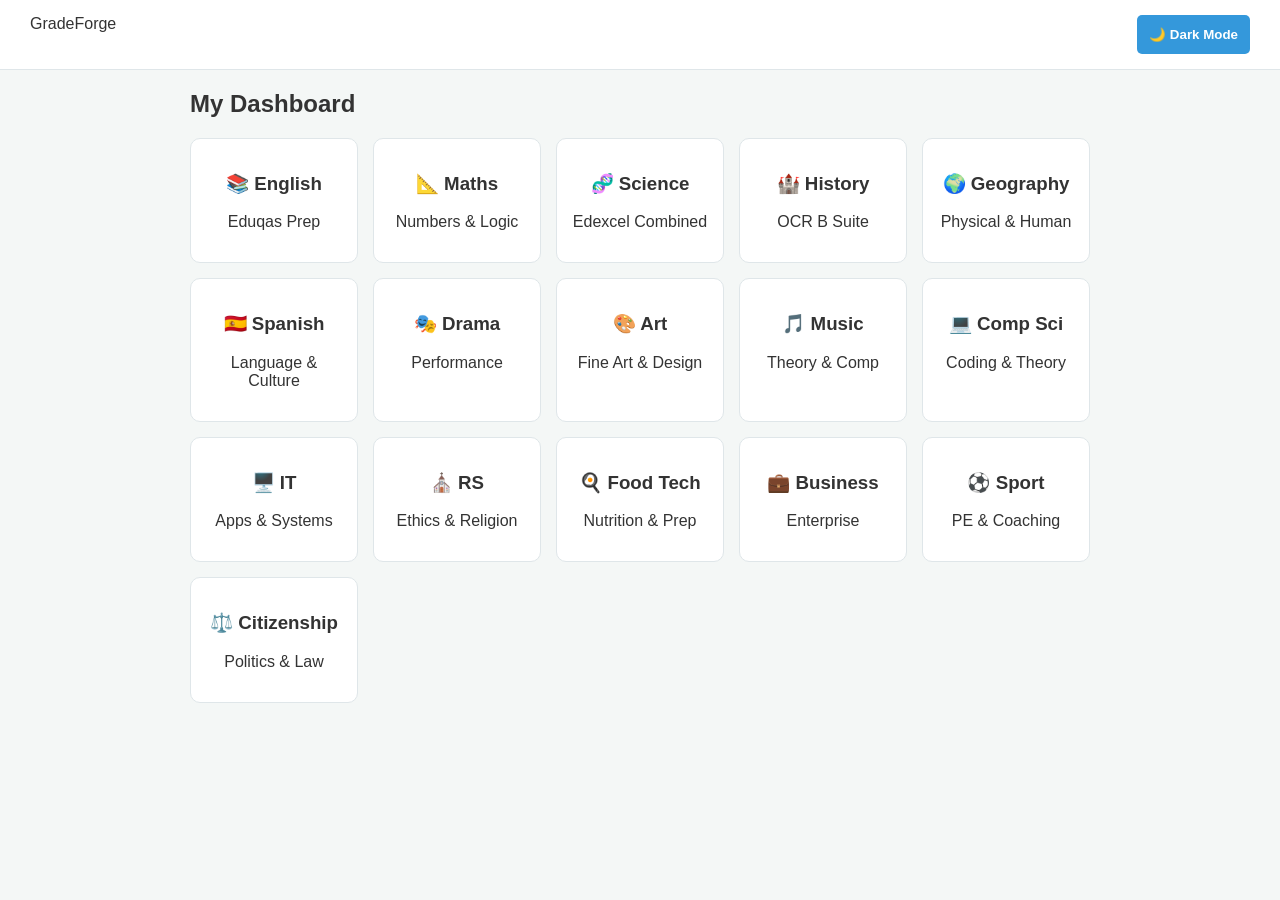
<file: index.html>
<!DOCTYPE html>
<html lang="en">
<head>
    <meta charset="UTF-8">
    <meta name="viewport" content="width=device-width, initial-scale=1.0">
    <title>GradeForge | Study Suite</title>
    <link rel="stylesheet" href="style.css">
</head>
<body>

<nav>
    <div class="logo">GradeForge</div>
    <button class="primary-btn" onclick="toggleTheme()">🌙 Dark Mode</button>
</nav>

<main id="app">
    <section id="home">
        <h1>My Dashboard</h1>
        <div class="subject-grid">
            <div class="subject-card" onclick="loadSubject('eng')"><h3>📚 English</h3><p>Eduqas Prep</p></div>
            <div class="subject-card" onclick="loadSubject('math')"><h3>📐 Maths</h3><p>Numbers & Logic</p></div>
            <div class="subject-card" onclick="loadSubject('sci')"><h3>🧬 Science</h3><p>Edexcel Combined</p></div>
            <div class="subject-card" onclick="loadSubject('hist')"><h3>🏰 History</h3><p>OCR B Suite</p></div>
            <div class="subject-card" onclick="loadSubject('geo')"><h3>🌍 Geography</h3><p>Physical & Human</p></div>
            <div class="subject-card" onclick="loadSubject('span')"><h3>🇪🇸 Spanish</h3><p>Language & Culture</p></div>
            <div class="subject-card" onclick="loadSubject('dra')"><h3>🎭 Drama</h3><p>Performance</p></div>
            <div class="subject-card" onclick="loadSubject('art')"><h3>🎨 Art</h3><p>Fine Art & Design</p></div>
            <div class="subject-card" onclick="loadSubject('mus')"><h3>🎵 Music</h3><p>Theory & Comp</p></div>
            <div class="subject-card" onclick="loadSubject('cs')"><h3>💻 Comp Sci</h3><p>Coding & Theory</p></div>
            <div class="subject-card" onclick="loadSubject('it')"><h3>🖥️ IT</h3><p>Apps & Systems</p></div>
            <div class="subject-card" onclick="loadSubject('rs')"><h3>⛪ RS</h3><p>Ethics & Religion</p></div>
            <div class="subject-card" onclick="loadSubject('food')"><h3>🍳 Food Tech</h3><p>Nutrition & Prep</p></div>
            <div class="subject-card" onclick="loadSubject('biz')"><h3>💼 Business</h3><p>Enterprise</p></div>
            <div class="subject-card" onclick="loadSubject('sport')"><h3>⚽ Sport</h3><p>PE & Coaching</p></div>
            <div class="subject-card" onclick="loadSubject('cit')"><h3>⚖️ Citizenship</h3><p>Politics & Law</p></div>
        </div>
    </section>

    <section id="study" class="hidden">
        <button class="primary-btn" onclick="goHome()">← Back</button>
        <h1 id="sub-title">Subject Title</h1>
        
        <div class="tabs">
            <button id="t-notes" class="tab-btn active" onclick="setTab('notes')">Notes</button>
            <button id="t-flash" class="tab-btn" onclick="setTab('flash')">Flashcards</button>
        </div>

        <div id="v-notes" class="content-box">
            <div id="note-body">Select a subject.</div>
        </div>

        <div id="v-flash" class="content-box hidden">
            <div class="filter-group">
                <button class="filter-btn active" id="btn-all" onclick="filterCards('ALL')">All Cards</button>
                <button class="filter-btn rag-red" onclick="filterByRag('red')">🔴 Red</button>
                <button class="filter-btn rag-amber" onclick="filterByRag('amber')">🟠 Amber</button>
                <button class="filter-btn rag-green" onclick="filterByRag('green')">🟢 Green</button>
            </div>

            <div class="flashcard-box">
                <div id="f-card-container" class="card-part front-part">
                    <small id="f-topic">QUESTION</small>
                    <div id="f-front">Loading...</div>
                </div>
                <div class="card-part back-part" id="f-back-wrapper" style="display:none;">
                    <small>ANSWER</small>
                    <div id="f-back"></div>
                </div>
            </div>

            <div class="rag-controls">
                <p style="text-align:center; font-size: 0.8rem; margin: 10px 0 5px 0;">Rate Confidence:</p>
                <div style="display: flex; gap: 5px;">
                    <button class="primary-btn" onclick="rateCard('red')" style="background:#e74c3c; flex:1;">Red</button>
                    <button class="primary-btn" onclick="rateCard('amber')" style="background:#f39c12; flex:1;">Amber</button>
                    <button class="primary-btn" onclick="rateCard('green')" style="background:#27ae60; flex:1;">Green</button>
                </div>
            </div>

            <div class="flash-controls" style="margin-top: 20px; display: flex; flex-direction: column; gap: 10px;">
                <button class="primary-btn" id="reveal-btn" onclick="toggleAnswer()">Show Answer</button>
                
                <div style="display: flex; gap: 10px;">
                    <button class="primary-btn" onclick="handlePrevCard()" style="flex: 1; background: #95a5a6;">← Previous</button>
                    <button class="primary-btn" onclick="handleNextCard()" style="flex: 2;">Next Card →</button>
                </div>

                <button class="primary-btn" onclick="resetAllRatings()" style="background:#7f8c8d; font-size: 0.7rem; padding: 5px;">Reset All Ratings</button>
            </div>
        </div>
    </section>
</main>

<script src="script.js"></script>
</body>
</html>
</file>
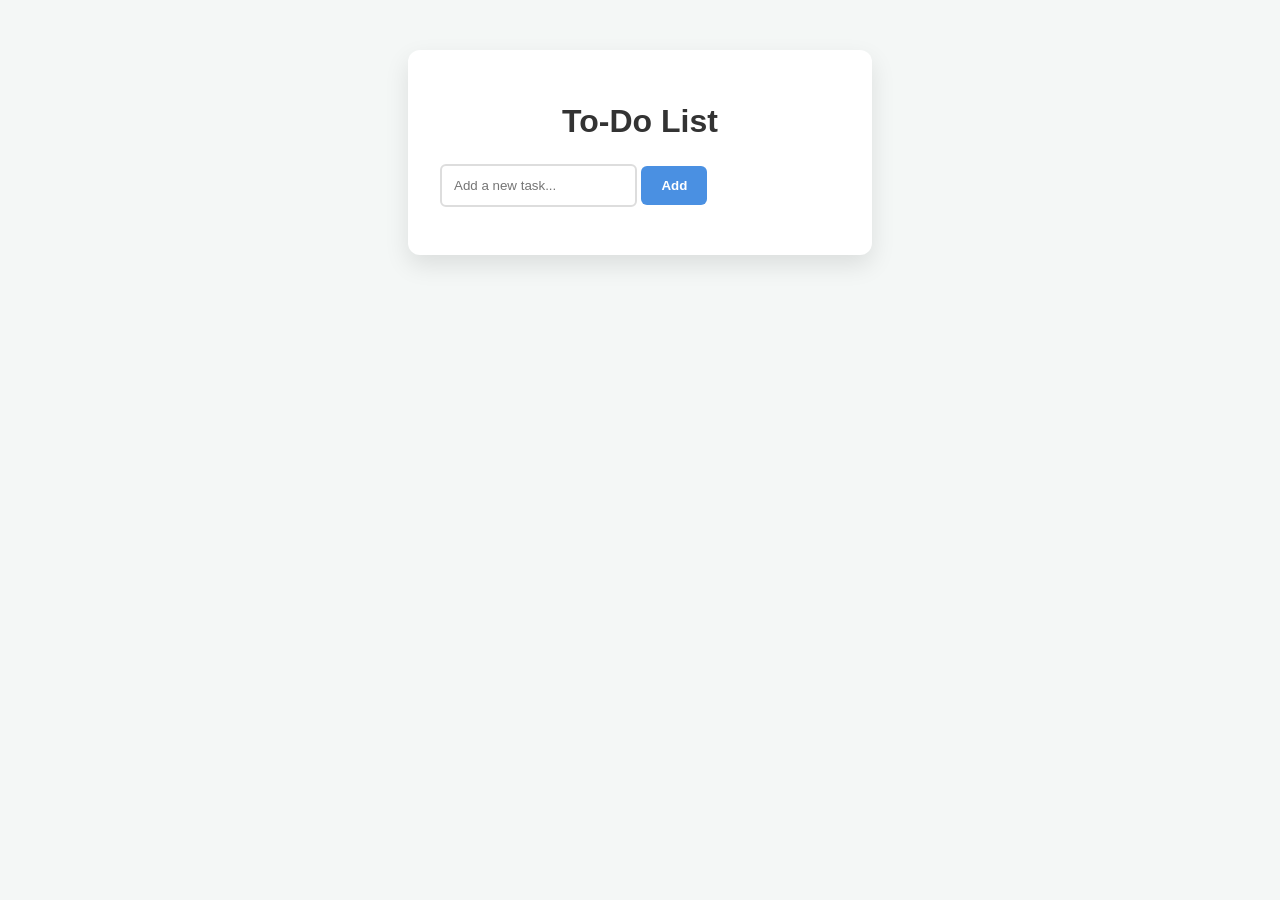
<file: todo-app/index.html>
<!DOCTYPE html>
<html lang="en">
<head>
    <meta charset="UTF-8">
    <meta name="viewport" content="width=device-width, initial-scale=1.0">
    <link rel="stylesheet" href="styles.css">
    <title>To-Do List</title>
</head>
<body>
    <div class="container">
        <h1>To-Do List</h1>
        <input type="text" id="task-input" placeholder="Add a new task...">
        <button id="add-task">Add</button>
        <ul id="task-list"></ul>
    </div>
    <script src="script.js"></script>
</body>
</html>
</file>
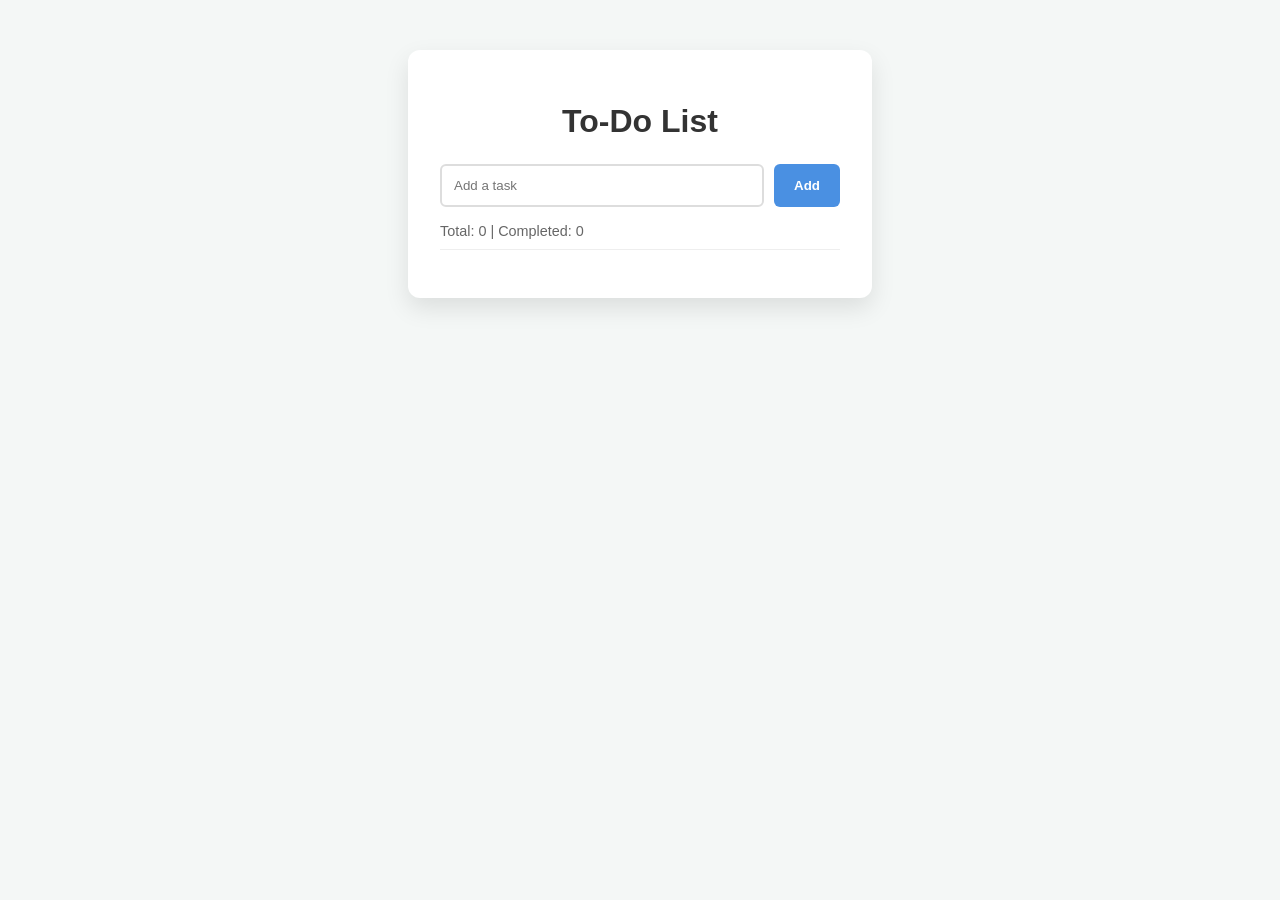
<file: todo-app/persistent_todo_list.html>
<!DOCTYPE html>
<html lang="en">
<head>
    <meta charset="UTF-8">
    <meta name="viewport" content="width=device-width, initial-scale=1.0">
    <title>Persistent To-Do List</title>
    <link rel="stylesheet" href="styles.css">
</head>
<body>

    <div class="container">
        <h1>To-Do List</h1>
        
        <div class="input-group">
            <input type="text" id="task-input" placeholder="Add a task" aria-label="New task">
            <button id="add-task">Add</button>
        </div>

        <div id="counter">Total: 0 | Completed: 0</div>

        <ul id="task-list">
            </ul>
    </div>

    <script src="script.js"></script>
</body>
</html>
</file>
<file: style.css>
:root { --bg: #f4f7f6; --text: #333; --card: #ffffff; --accent: #3498db; --border: #dfe6e9; }
body.dark { --bg: #1a1a1a; --text: #e0e0e0; --card: #2d2d2d; --accent: #2980b9; --border: #444; }

body { background-color: var(--bg); color: var(--text); font-family: sans-serif; margin: 0; transition: 0.3s; }
nav { display: flex; justify-content: space-between; padding: 15px 30px; background: var(--card); border-bottom: 1px solid var(--border); }
main { max-width: 900px; margin: 20px auto; padding: 0 20px; }

.hidden { display: none !important; }
.subject-grid { display: grid; grid-template-columns: repeat(auto-fill, minmax(150px, 1fr)); gap: 15px; }
.subject-card { background: var(--card); padding: 15px; border-radius: 10px; cursor: pointer; text-align: center; border: 1px solid var(--border); transition: 0.2s; }
.subject-card:hover { border-color: var(--accent); transform: translateY(-3px); }

.tabs { display: flex; gap: 10px; margin: 20px 0; }
.tab-btn { flex: 1; padding: 12px; border: none; background: #ddd; cursor: pointer; border-radius: 5px; font-weight: bold; }
.tab-btn.active { background: var(--accent); color: white; }

.content-box { background: var(--card); padding: 20px; border-radius: 10px; border: 1px solid var(--border); }
.exam-box { background: rgba(52, 152, 219, 0.1); border-left: 5px solid var(--accent); padding: 15px; margin: 15px 0; border-radius: 5px; }

.filter-group { display: flex; gap: 5px; margin-bottom: 15px; flex-wrap: wrap; justify-content: center; }
.filter-btn { padding: 8px 12px; border: 1px solid var(--accent); background: transparent; border-radius: 20px; cursor: pointer; font-size: 0.8rem; font-weight: bold; color: var(--text); }
.filter-btn.active { background: var(--accent); color: white; }

.rag-red { border-color: #e74c3c; color: #e74c3c; }
.rag-amber { border-color: #f39c12; color: #f39c12; }
.rag-green { border-color: #27ae60; color: #27ae60; }
.filter-btn.active.rag-red { background: #e74c3c; color: white; }
.filter-btn.active.rag-amber { background: #f39c12; color: white; }
.filter-btn.active.rag-green { background: #27ae60; color: white; }

.card-part { padding: 30px; border-radius: 10px; text-align: center; margin-bottom: 10px; }
.front-part { background: var(--accent); color: white; border-bottom: 10px solid #ccc; transition: border-color 0.2s; }
.back-part { background: #2c3e50; color: white; margin-top: 10px; }

.primary-btn { background: var(--accent); color: white; border: none; padding: 12px; border-radius: 5px; cursor: pointer; font-weight: bold; transition: opacity 0.2s; }
.primary-btn:active { opacity: 0.7; }
</file>
<file: todo-app/styles.css>
:root {
    --primary: #4a90e2;
    --danger: #e74c3c;
    --bg: #f4f7f6;
    --text: #333;
}

body {
    font-family: 'Segoe UI', Tahoma, Geneva, Verdana, sans-serif;
    background-color: var(--bg);
    display: flex;
    justify-content: center;
    padding-top: 50px;
    margin: 0;
}

.container {
    width: 90%;
    max-width: 400px;
    background: white;
    padding: 2rem;
    border-radius: 12px;
    box-shadow: 0 10px 25px rgba(0,0,0,0.1);
}

h1 {
    text-align: center;
    color: var(--text);
    margin-bottom: 1.5rem;
}

.input-group {
    display: flex;
    gap: 10px;
    margin-bottom: 1rem;
}

input[type="text"] {
    flex-grow: 1;
    padding: 12px;
    border: 2px solid #ddd;
    border-radius: 6px;
    outline: none;
    transition: border-color 0.3s;
}

input[type="text"]:focus {
    border-color: var(--primary);
}

button#add-task {
    padding: 12px 20px;
    background-color: var(--primary);
    color: white;
    border: none;
    border-radius: 6px;
    cursor: pointer;
    font-weight: bold;
}

button#add-task:hover {
    background-color: #357abd;
}

#counter {
    font-size: 0.9rem;
    color: #666;
    margin-bottom: 1rem;
    padding-bottom: 10px;
    border-bottom: 1px solid #eee;
}

#task-list {
    list-style: none;
    padding: 0;
}

.task-item {
    display: flex;
    align-items: center;
    padding: 10px 0;
    border-bottom: 1px solid #f9f9f9;
    gap: 10px;
}

.task-text {
    flex-grow: 1;
    word-break: break-all;
}

.task-completed .task-text {
    text-decoration: line-through;
    color: #aaa;
}

.delete-btn {
    background-color: var(--danger);
    color: white;
    border: none;
    padding: 6px 10px;
    border-radius: 4px;
    cursor: pointer;
    font-size: 0.8rem;
}

.delete-btn:hover {
    background-color: #c0392b;
}

@media (max-width: 480px) {
    .container {
        padding: 1.5rem;
    }
}
</file>
